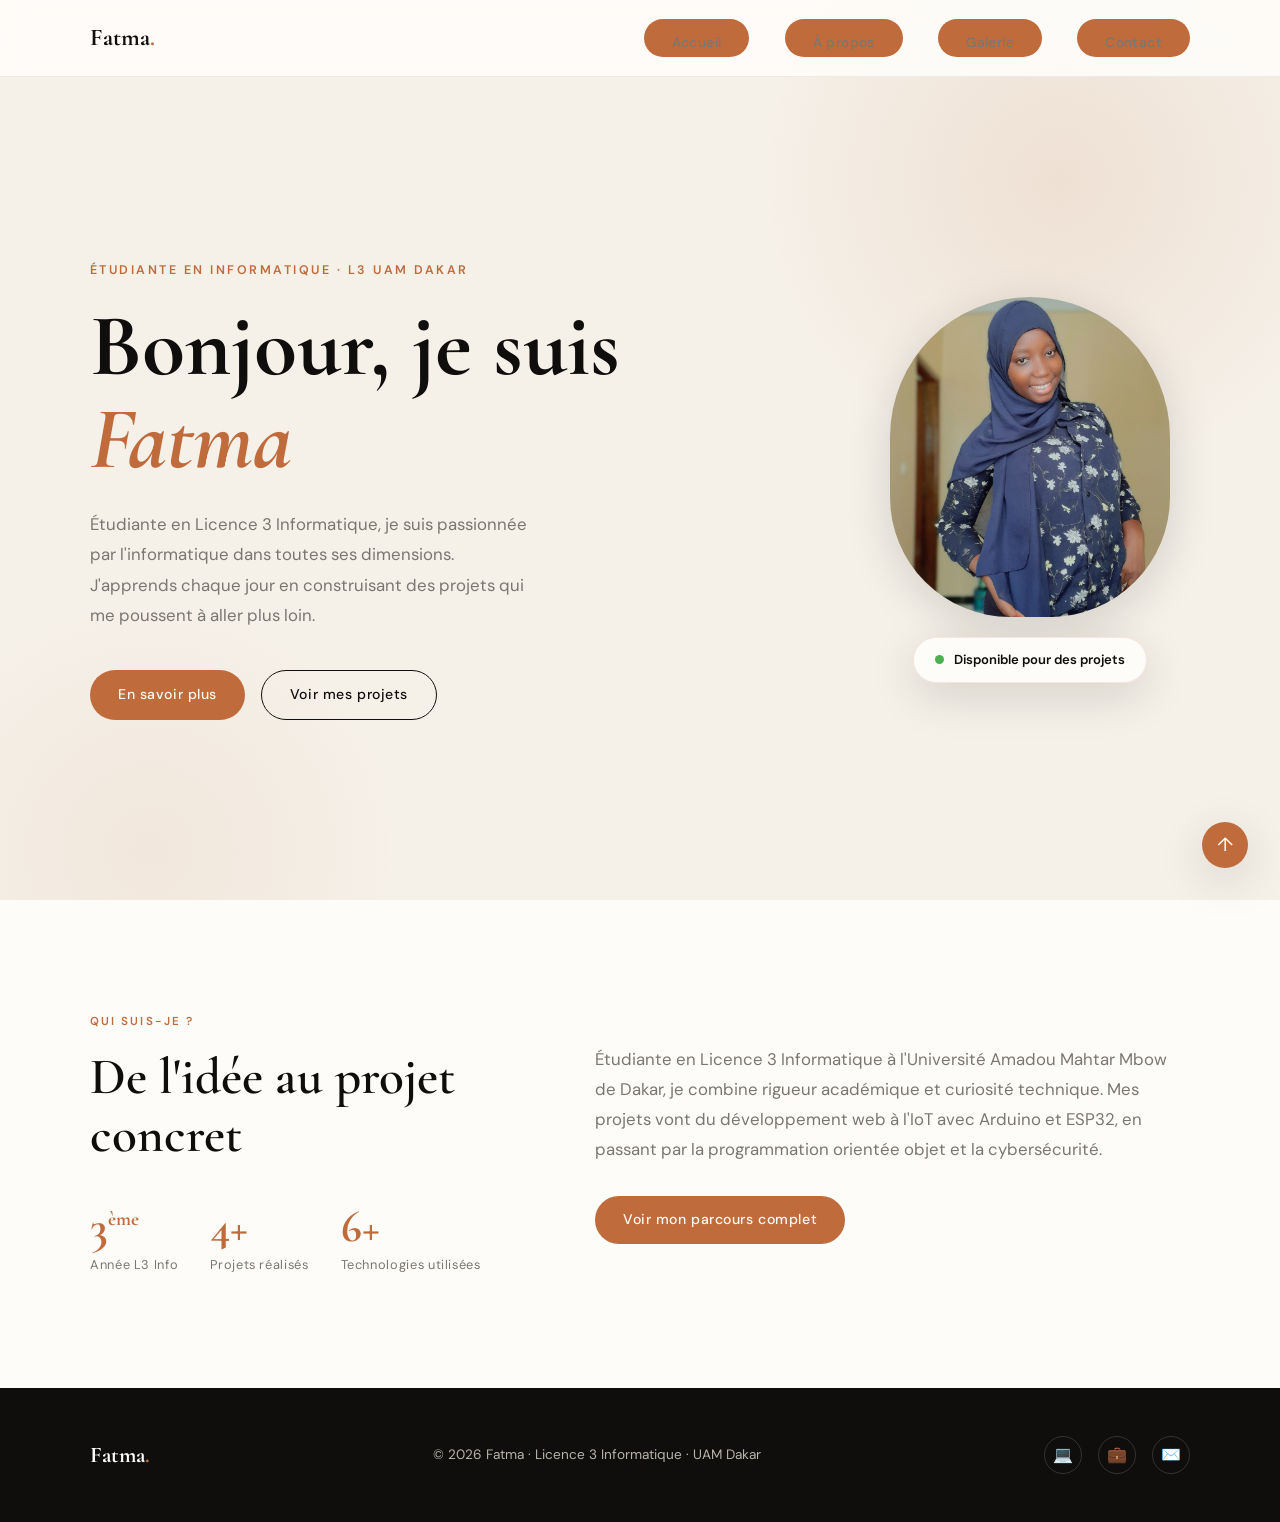
<file: index.html>
<!DOCTYPE html>
<html lang="fr">
<head>
  <meta charset="UTF-8" />
  <meta name="viewport" content="width=device-width, initial-scale=1.0" />
  <title>Fatma — Portfolio</title>
  <link rel="preconnect" href="https://fonts.googleapis.com" />
  <link rel="preconnect" href="https://fonts.gstatic.com" crossorigin />
  <link href="https://fonts.googleapis.com/css2?family=Cormorant+Garamond:ital,wght@0,400;0,600;0,700;1,400;1,600&family=DM+Sans:wght@400;500;600;700&display=swap" rel="stylesheet" />
  <link rel="stylesheet" href="css/style.css" />
</head>
<body>
  <a href="#" class="back-to-top" aria-label="Retour en haut">↑</a>

  <header class="site-header">
    <div class="container header-inner">
      <a href="index.html" class="logo">Fatma<span>.</span></a>
      <input type="checkbox" id="menu-toggle" />
      <label for="menu-toggle" class="nav-toggle" aria-label="Menu">
        <span></span><span></span><span></span>
      </label>
      <nav class="nav-links">
        <a href="#accueil" class="btn btn-primary">Accueil</a>
        <a href="pages/about.html" class="btn btn-primary">À propos</a>
        <a href="pages/gallery.html" class="btn btn-primary">Galerie</a>
        <a href="pages/contact.html" class="btn btn-primary">Contact</a>
      </nav>
    </div>
  </header>

  <main>

    <!-- HERO -->
    <section id="accueil" class="hero">
      <div class="container hero-inner">

        <div class="hero-content">
          <p class="hero-eyebrow">Étudiante en informatique · L3 UAM Dakar</p>
          <h1 class="hero-title">Bonjour, je suis<br/><em>Fatma</em></h1>
          <p class="hero-desc">
            Étudiante en Licence 3 Informatique, je suis passionnée par l'informatique dans
            toutes ses dimensions. J'apprends chaque jour en construisant des projets qui
            me poussent à aller plus loin.
          </p>
          <div class="hero-actions">
            <a href="pages/about.html" class="btn btn-primary">En savoir plus</a>
            <a href="pages/gallery.html" class="btn btn-outline">Voir mes projets</a>
          </div>
        </div>

        <div class="hero-visual">
          <div class="photo-frame">
           <img src="images/fatma.jpg" alt="Fatma" />
          </div>
          <div class="hero-badge">
            <span class="badge-dot"></span>
            <span class="badge-text">Disponible pour des projets</span>
          </div>
        </div>

      </div>
    </section>

    <!-- APERÇU À PROPOS -->
    <section class="about">
      <div class="container">
        <div class="about-grid">
          <div class="about-left">
            <p class="section-label">Qui suis-je ?</p>
            <h2 class="section-title">De l'idée au projet concret</h2>
            <div class="about-stats">
              <div class="stat-item">
                <div class="stat-number">3<sup style="font-size:1.2rem">ème</sup></div>
                <div class="stat-label">Année L3 Info</div>
              </div>
              <div class="stat-item">
                <div class="stat-number">4+</div>
                <div class="stat-label">Projets réalisés</div>
              </div>
              <div class="stat-item">
                <div class="stat-number">6+</div>
                <div class="stat-label">Technologies utilisées</div>
              </div>
            </div>
          </div>
          <div class="about-right">
            <p class="section-intro" style="max-width:100%;">
              Étudiante en Licence 3 Informatique à l'Université Amadou Mahtar Mbow de Dakar,
              je combine rigueur académique et curiosité technique. Mes projets vont du développement
              web à l'IoT avec Arduino et ESP32, en passant par la programmation orientée objet et la cybersécurité.
            </p>
            <div style="margin-top:2rem;">
              <a href="pages/about.html" class="btn btn-primary">Voir mon parcours complet</a>
            </div>
          </div>
        </div>
      </div>
    </section>

  </main>

  <footer class="site-footer">
    <div class="container footer-inner">
      <div class="footer-logo">Fatma<span>.</span></div>
      <p class="footer-copy">© 2026 Fatma · Licence 3 Informatique · UAM Dakar</p>
      <div class="footer-social">
        <a href="https://github.com/FatmaDieye" class="social-link" aria-label="GitHub" target="_blank" rel="noopener">💻</a>
        <a href="https://www.linkedin.com/in/fatma-dieye-26a353239" class="social-link" aria-label="LinkedIn" target="_blank" rel="noopener">💼</a>
        <a href="mailto:fatmadieye34@gmail.com" class="social-link" aria-label="Email">✉️</a>
      </div>
    </div>
  </footer>

</body>
</html>
</file>
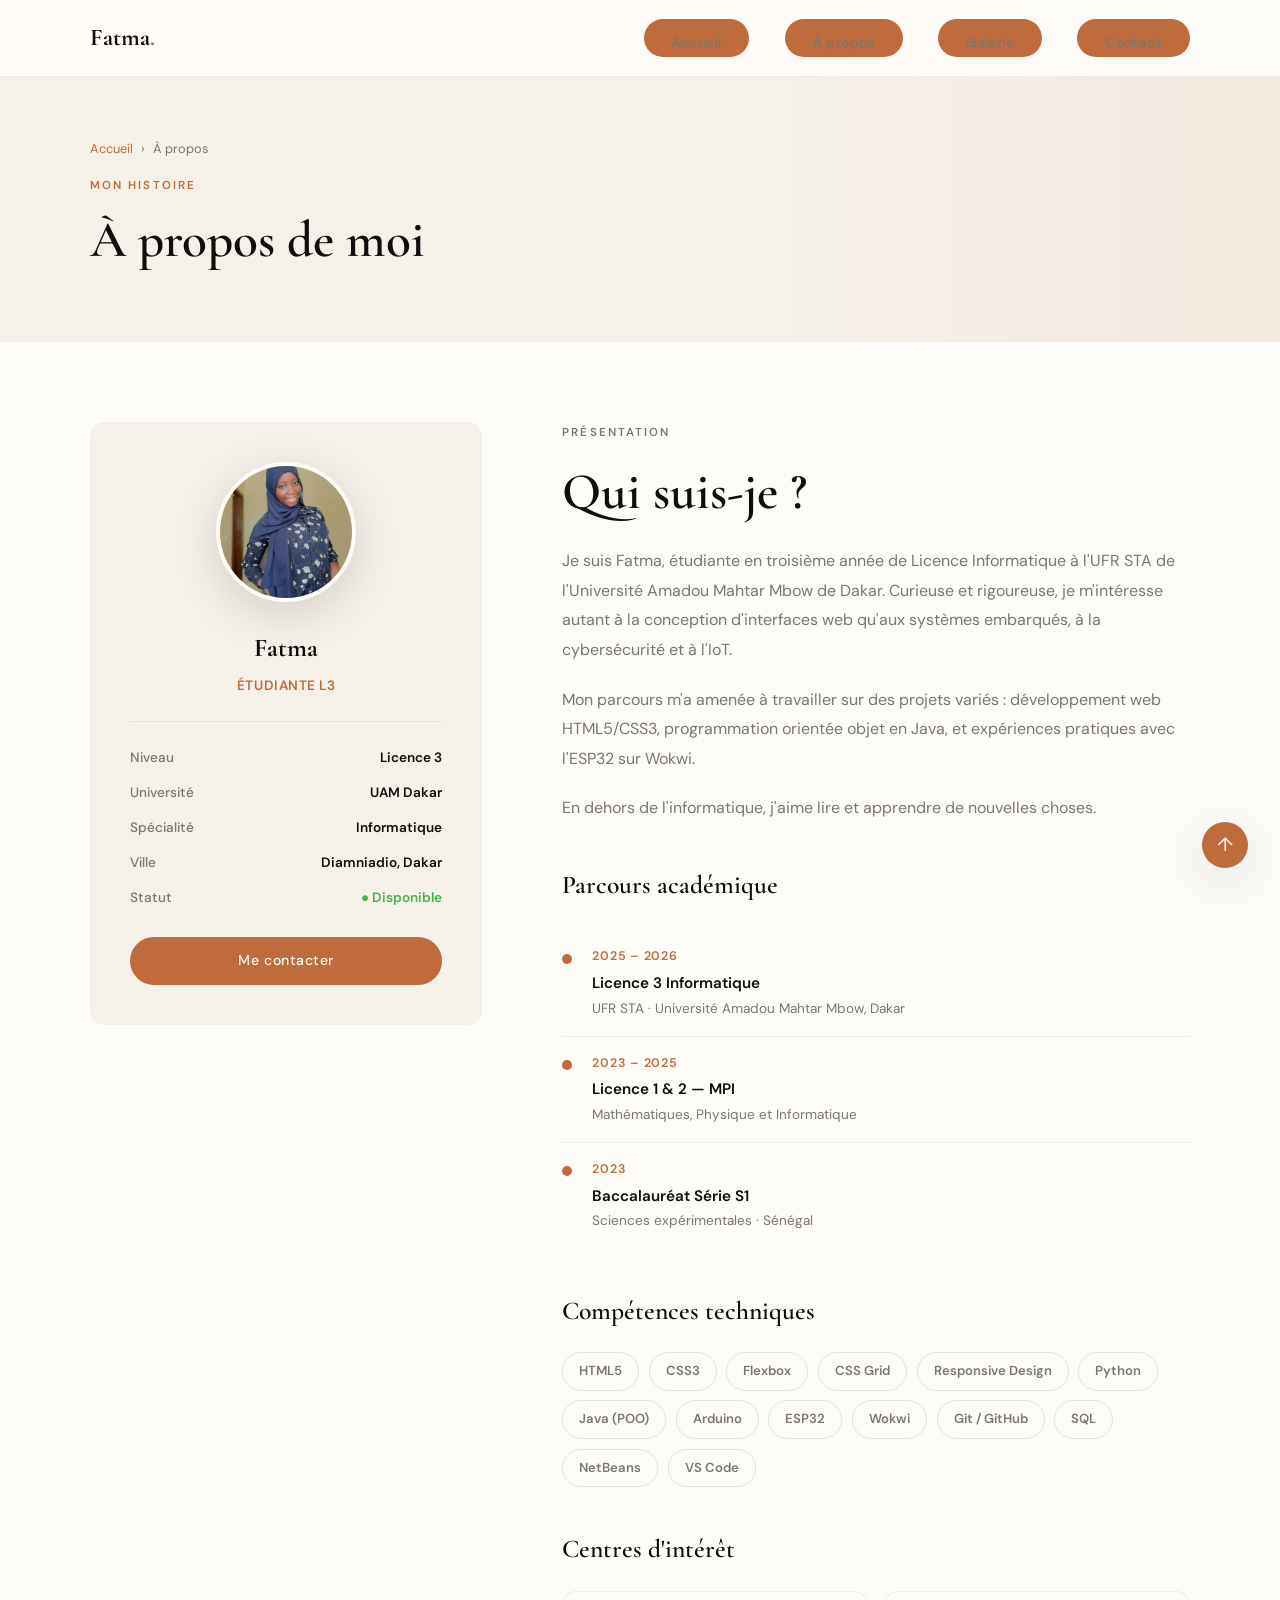
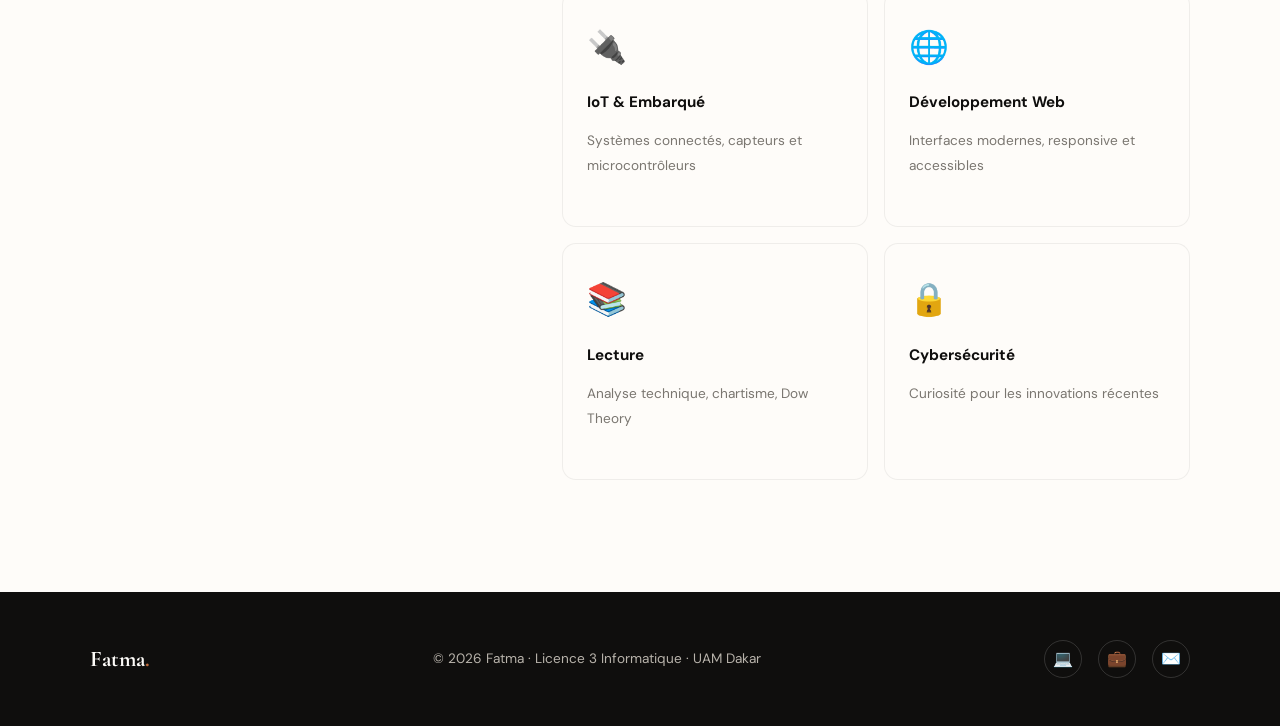
<file: pages/about.html>
<!DOCTYPE html>
<html lang="fr">
<head>
  <meta charset="UTF-8" />
  <meta name="viewport" content="width=device-width, initial-scale=1.0" />
  <title>À propos — Fatma</title>
  <link rel="preconnect" href="https://fonts.googleapis.com" />
  <link rel="preconnect" href="https://fonts.gstatic.com" crossorigin />
  <link href="https://fonts.googleapis.com/css2?family=Cormorant+Garamond:ital,wght@0,400;0,600;0,700;1,400;1,600&family=DM+Sans:wght@400;500;600;700&display=swap" rel="stylesheet" />
  <link rel="stylesheet" href="../css/style.css" />
</head>
<body>
  <a href="#" class="back-to-top" aria-label="Retour en haut">↑</a>

  <header class="site-header">
    <div class="container header-inner">
      <a href="../index.html" class="logo">Fatma<span>.</span></a>
      <input type="checkbox" id="menu-toggle" />
      <label for="menu-toggle" class="nav-toggle"><span></span><span></span><span></span></label>
      <nav class="nav-links">
        <a href="../index.html" class="btn btn-primary">Accueil</a>
        <a href="about.html" class="btn btn-primary">À propos</a>
        <a href="gallery.html" class="btn btn-primary">Galerie</a>
        <a href="contact.html" class="btn btn-primary">Contact</a>
      </nav>
    </div>
  </header>

  <main>
    <section class="page-hero">
      <div class="container page-hero-content">
        <div class="breadcrumb">
          <a href="../index.html">Accueil</a><span>›</span><span>À propos</span>
        </div>
        <p class="section-label">Mon histoire</p>
        <h1 class="section-title">À propos de moi</h1>
      </div>
    </section>

    <section class="about-page">
      <div class="container">
        <div class="about-page-grid">

          <aside>
            <div class="profile-card">
              <div class="profile-photo">
                <img src="../images/fatma.jpg" alt="Fatma" />
              </div>
              <h2 class="profile-name">Fatma</h2>
              <p class="profile-role">Étudiante L3</p>
              <div class="profile-meta">
                <div class="meta-row"><span class="meta-key">Niveau</span><span class="meta-val">Licence 3</span></div>
                <div class="meta-row"><span class="meta-key">Université</span><span class="meta-val">UAM Dakar</span></div>
                <div class="meta-row"><span class="meta-key">Spécialité</span><span class="meta-val">Informatique</span></div>
                <div class="meta-row"><span class="meta-key">Ville</span><span class="meta-val">Diamniadio, Dakar</span></div>
                <div class="meta-row"><span class="meta-key">Statut</span><span class="meta-val" style="color:#4caf50;">● Disponible</span></div>
              </div>
              <div style="margin-top:1.75rem;">
                <a href="contact.html" class="btn btn-primary" style="width:100%; justify-content:center;">Me contacter</a>
              </div>
            </div>
          </aside>

          <div class="about-content">
            <p class="section-label">Présentation</p>
            <h2 class="section-title">Qui suis-je ?</h2>
            <p>Je suis Fatma, étudiante en troisième année de Licence Informatique à l'UFR STA de l'Université Amadou Mahtar Mbow de Dakar. Curieuse et rigoureuse, je m'intéresse autant à la conception d'interfaces web qu'aux systèmes embarqués, à la cybersécurité et à l'IoT.</p>
            <p>Mon parcours m'a amenée à travailler sur des projets variés : développement web HTML5/CSS3, programmation orientée objet en Java, et expériences pratiques avec l'ESP32 sur Wokwi.</p>
            <p>En dehors de l'informatique, j'aime lire et apprendre de nouvelles choses.</p>

            <h3>Parcours académique</h3>
            <div class="about-timeline">
              <div class="timeline-item">
                <div class="timeline-dot"></div>
                <div>
                  <div class="timeline-year">2025 – 2026</div>
                  <div class="timeline-role">Licence 3 Informatique</div>
                  <div class="timeline-place">UFR STA · Université Amadou Mahtar Mbow, Dakar</div>
                </div>
              </div>
              <div class="timeline-item">
                <div class="timeline-dot"></div>
                <div>
                  <div class="timeline-year">2023 – 2025</div>
                  <div class="timeline-role">Licence 1 & 2 — MPI</div>
                  <div class="timeline-place">Mathématiques, Physique et Informatique</div>
                </div>
              </div>
              <div class="timeline-item">
                <div class="timeline-dot"></div>
                <div>
                  <div class="timeline-year">2023</div>
                  <div class="timeline-role">Baccalauréat Série S1</div>
                  <div class="timeline-place">Sciences expérimentales · Sénégal</div>
                </div>
              </div>
            </div>

            <h3>Compétences techniques</h3>
            <div class="skills-list-about">
              <span class="skill-pill">HTML5</span>
              <span class="skill-pill">CSS3</span>
              <span class="skill-pill">Flexbox</span>
              <span class="skill-pill">CSS Grid</span>
              <span class="skill-pill">Responsive Design</span>
              <span class="skill-pill">Python</span>
              <span class="skill-pill">Java (POO)</span>
              <span class="skill-pill">Arduino</span>
              <span class="skill-pill">ESP32</span>
              <span class="skill-pill">Wokwi</span>
              <span class="skill-pill">Git / GitHub</span>
              <span class="skill-pill">SQL</span>
              <span class="skill-pill">NetBeans</span>
              <span class="skill-pill">VS Code</span>
            </div>

            <h3>Centres d'intérêt</h3>
            <div class="projects-grid" style="grid-template-columns: repeat(auto-fill, minmax(200px,1fr)); gap:1rem;">
              <div class="skill-card"><div class="skill-icon">🔌</div><div class="skill-name">IoT & Embarqué</div><p class="project-desc" style="font-size:.85rem; margin-top:.4rem;">Systèmes connectés, capteurs et microcontrôleurs</p></div>
              <div class="skill-card"><div class="skill-icon">🌐</div><div class="skill-name">Développement Web</div><p class="project-desc" style="font-size:.85rem; margin-top:.4rem;">Interfaces modernes, responsive et accessibles</p></div>
              <div class="skill-card"><div class="skill-icon">📚</div><div class="skill-name">Lecture</div><p class="project-desc" style="font-size:.85rem; margin-top:.4rem;">Analyse technique, chartisme, Dow Theory</p></div>
              <div class="skill-card"><div class="skill-icon">🔒</div><div class="skill-name">Cybersécurité</div><p class="project-desc" style="font-size:.85rem; margin-top:.4rem;">Curiosité pour les innovations récentes</p></div>
            </div>
          </div>

        </div>
      </div>
    </section>
  </main>

  <footer class="site-footer">
    <div class="container footer-inner">
      <div class="footer-logo">Fatma<span>.</span></div>
      <p class="footer-copy">© 2026 Fatma · Licence 3 Informatique · UAM Dakar</p>
      <div class="footer-social">
        <a href="https://github.com/FatmaDieye" class="social-link" aria-label="GitHub" target="_blank" rel="noopener">💻</a>
        <a href="https://www.linkedin.com/in/fatma-dieye-26a353239" class="social-link" aria-label="LinkedIn" target="_blank" rel="noopener">💼</a>
        <a href="mailto:fatmadieye34@gmail.com" class="social-link" aria-label="Email">✉️</a>
      </div>
    </div>
  </footer>

</body>
</html>
</file>
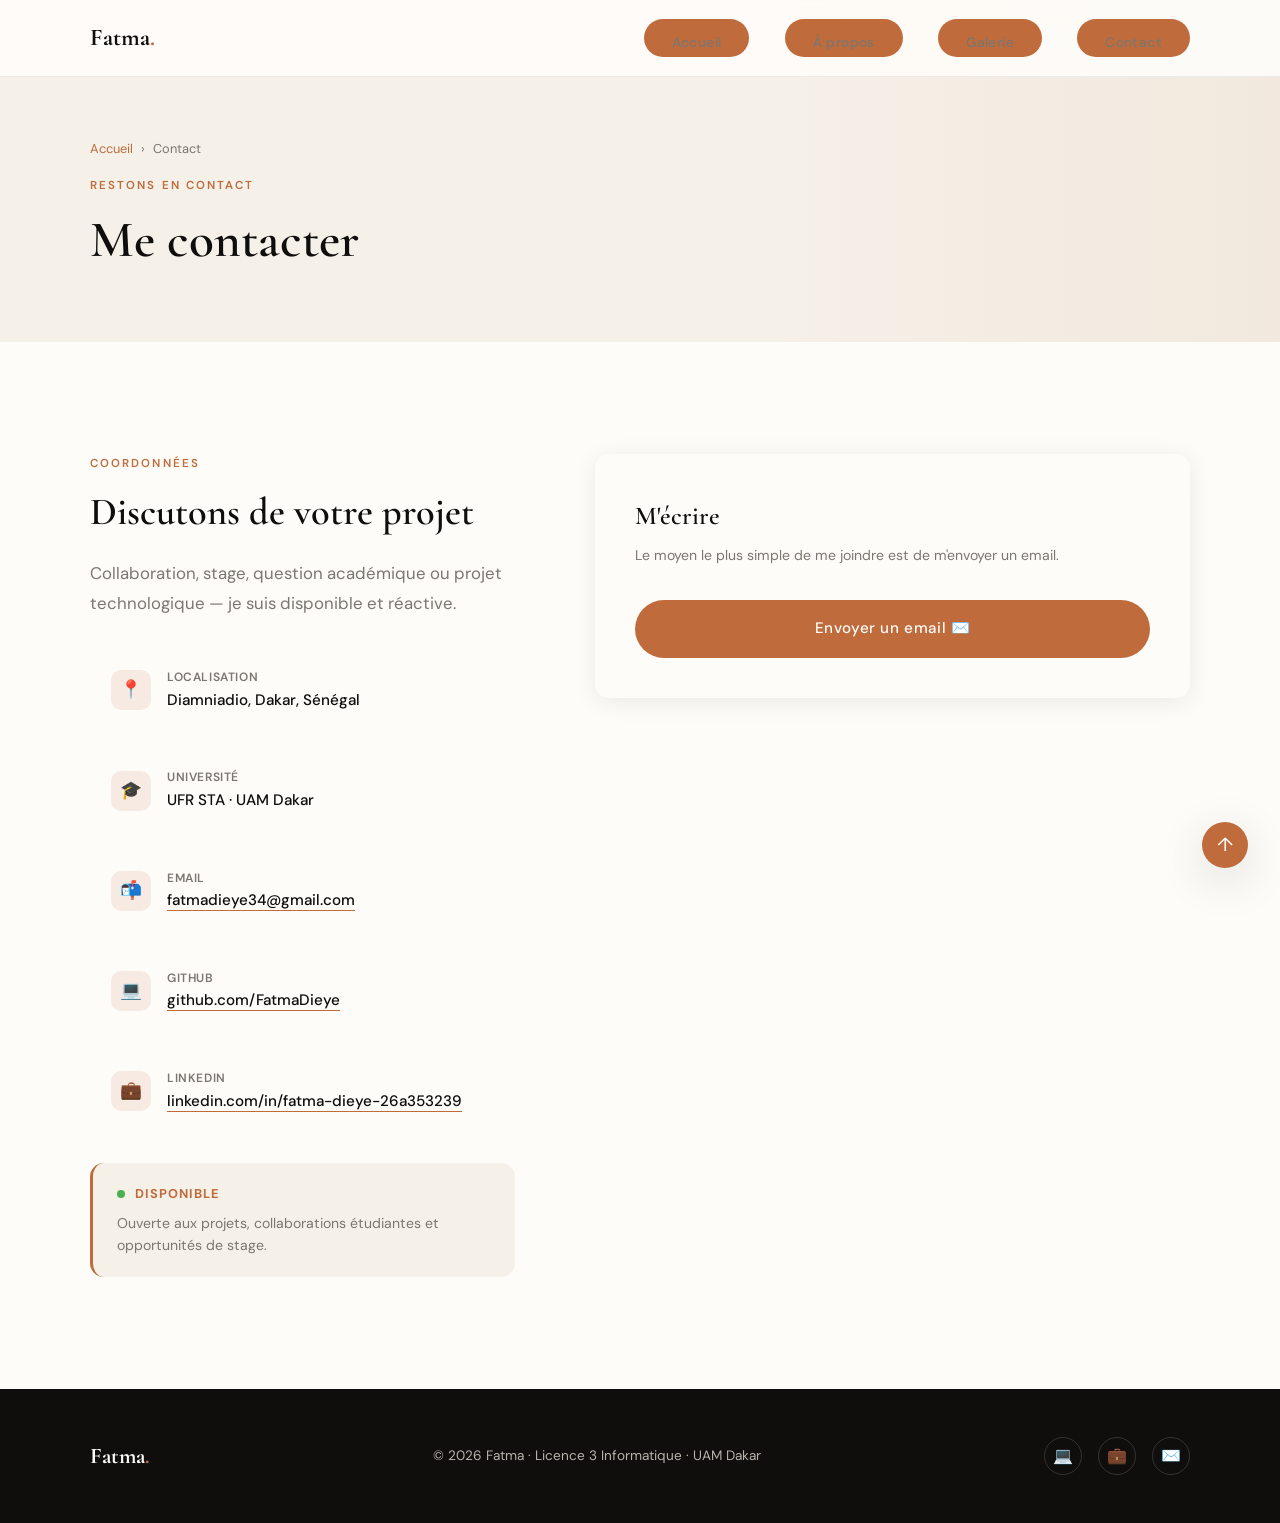
<file: pages/contact.html>
<!DOCTYPE html>
<html lang="fr">
<head>
  <meta charset="UTF-8" />
  <meta name="viewport" content="width=device-width, initial-scale=1.0" />
  <title>Contact — Fatma</title>
  <link rel="preconnect" href="https://fonts.googleapis.com" />
  <link rel="preconnect" href="https://fonts.gstatic.com" crossorigin />
  <link href="https://fonts.googleapis.com/css2?family=Cormorant+Garamond:ital,wght@0,400;0,600;0,700;1,400;1,600&family=DM+Sans:wght@400;500;600;700&display=swap" rel="stylesheet" />
  <link rel="stylesheet" href="../css/style.css" />
</head>
<body>
  <a href="#" class="back-to-top" aria-label="Retour en haut">↑</a>

  <header class="site-header">
    <div class="container header-inner">
      <a href="../index.html" class="logo">Fatma<span>.</span></a>
      <input type="checkbox" id="menu-toggle" />
      <label for="menu-toggle" class="nav-toggle"><span></span><span></span><span></span></label>
      <nav class="nav-links">
        <a href="../index.html" class="btn btn-primary">Accueil</a>
        <a href="about.html" class="btn btn-primary">À propos</a>
        <a href="gallery.html" class="btn btn-primary">Galerie</a>
        <a href="contact.html" class="btn btn-primary">Contact</a>
      </nav>
    </div>
  </header>

  <main>
    <section class="page-hero">
      <div class="container page-hero-content">
        <div class="breadcrumb">
          <a href="../index.html">Accueil</a><span>›</span><span>Contact</span>
        </div>
        <p class="section-label">Restons en contact</p>
        <h1 class="section-title">Me contacter</h1>
      </div>
    </section>

    <section class="contact" style="background: var(--blanc);">
      <div class="container">
        <div class="contact-layout">

          <div class="contact-info">
            <p class="section-label">Coordonnées</p>
            <h2 class="section-title" style="font-size: clamp(1.6rem,4vw,2.4rem);">Discutons de votre projet</h2>
            <p class="section-intro">Collaboration, stage, question académique ou projet technologique — je suis disponible et réactive.</p>
            <ul class="contact-list">
              <li class="contact-item"><span class="contact-icon">📍</span><div><div class="contact-label">Localisation</div><div class="contact-value">Diamniadio, Dakar, Sénégal</div></div></li>
              <li class="contact-item"><span class="contact-icon">🎓</span><div><div class="contact-label">Université</div><div class="contact-value">UFR STA · UAM Dakar</div></div></li>
              <li class="contact-item"><span class="contact-icon">📬</span><div><div class="contact-label">Email</div><div class="contact-value"><a href="mailto:fatmadieye34@gmail.com">fatmadieye34@gmail.com</a></div></div></li>
              <li class="contact-item"><span class="contact-icon">💻</span><div><div class="contact-label">GitHub</div><div class="contact-value"><a href="https://github.com/FatmaDieye" target="_blank" rel="noopener">github.com/FatmaDieye</a></div></div></li>
              <li class="contact-item"><span class="contact-icon">💼</span><div><div class="contact-label">LinkedIn</div><div class="contact-value"><a href="https://www.linkedin.com/in/fatma-dieye-26a353239" target="_blank" rel="noopener">linkedin.com/in/fatma-dieye-26a353239</a></div></div></li>
            </ul>
            <div style="margin-top:2rem; padding:1.25rem 1.5rem; background:var(--sable); border-radius:var(--radius-l); border-left: 3px solid var(--terra);">
              <div style="display:flex; align-items:center; gap:.6rem; margin-bottom:.4rem;">
                <span style="width:8px;height:8px;border-radius:50%;background:#4caf50;display:inline-block;"></span>
                <span style="font-size:.8rem; font-weight:700; text-transform:uppercase; letter-spacing:.08em; color:var(--terra);">Disponible</span>
              </div>
              <p style="font-size:.88rem; color:var(--gris); line-height:1.6;">Ouverte aux projets, collaborations étudiantes et opportunités de stage.</p>
            </div>
          </div>

          <div class="contact-form">
            <div style="margin-bottom:2rem;">
              <h3 style="font-family:var(--font-display); font-size:1.6rem; font-weight:600; color:var(--noir); margin-bottom:.4rem;">M'écrire</h3>
              <p style="font-size:.88rem; color:var(--gris);">Le moyen le plus simple de me joindre est de m'envoyer un email.</p>
            </div>
            <div class="form-submit">
              <a href="mailto:fatmadieye34@gmail.com?subject=Contact%20depuis%20votre%20portfolio" class="btn btn-primary" style="width:100%; justify-content:center;">Envoyer un email ✉️</a>
            </div>
          </div>

        </div>
      </div>
    </section>
  </main>

  <footer class="site-footer">
    <div class="container footer-inner">
      <div class="footer-logo">Fatma<span>.</span></div>
      <p class="footer-copy">© 2026 Fatma · Licence 3 Informatique · UAM Dakar</p>
      <div class="footer-social">
        <a href="https://github.com/FatmaDieye" class="social-link" aria-label="GitHub" target="_blank" rel="noopener">💻</a>
        <a href="https://www.linkedin.com/in/fatma-dieye-26a353239" class="social-link" aria-label="LinkedIn" target="_blank" rel="noopener">💼</a>
        <a href="mailto:fatmadieye34@gmail.com" class="social-link" aria-label="Email">✉️</a>
      </div>
    </div>
  </footer>

</body>
</html>
</file>
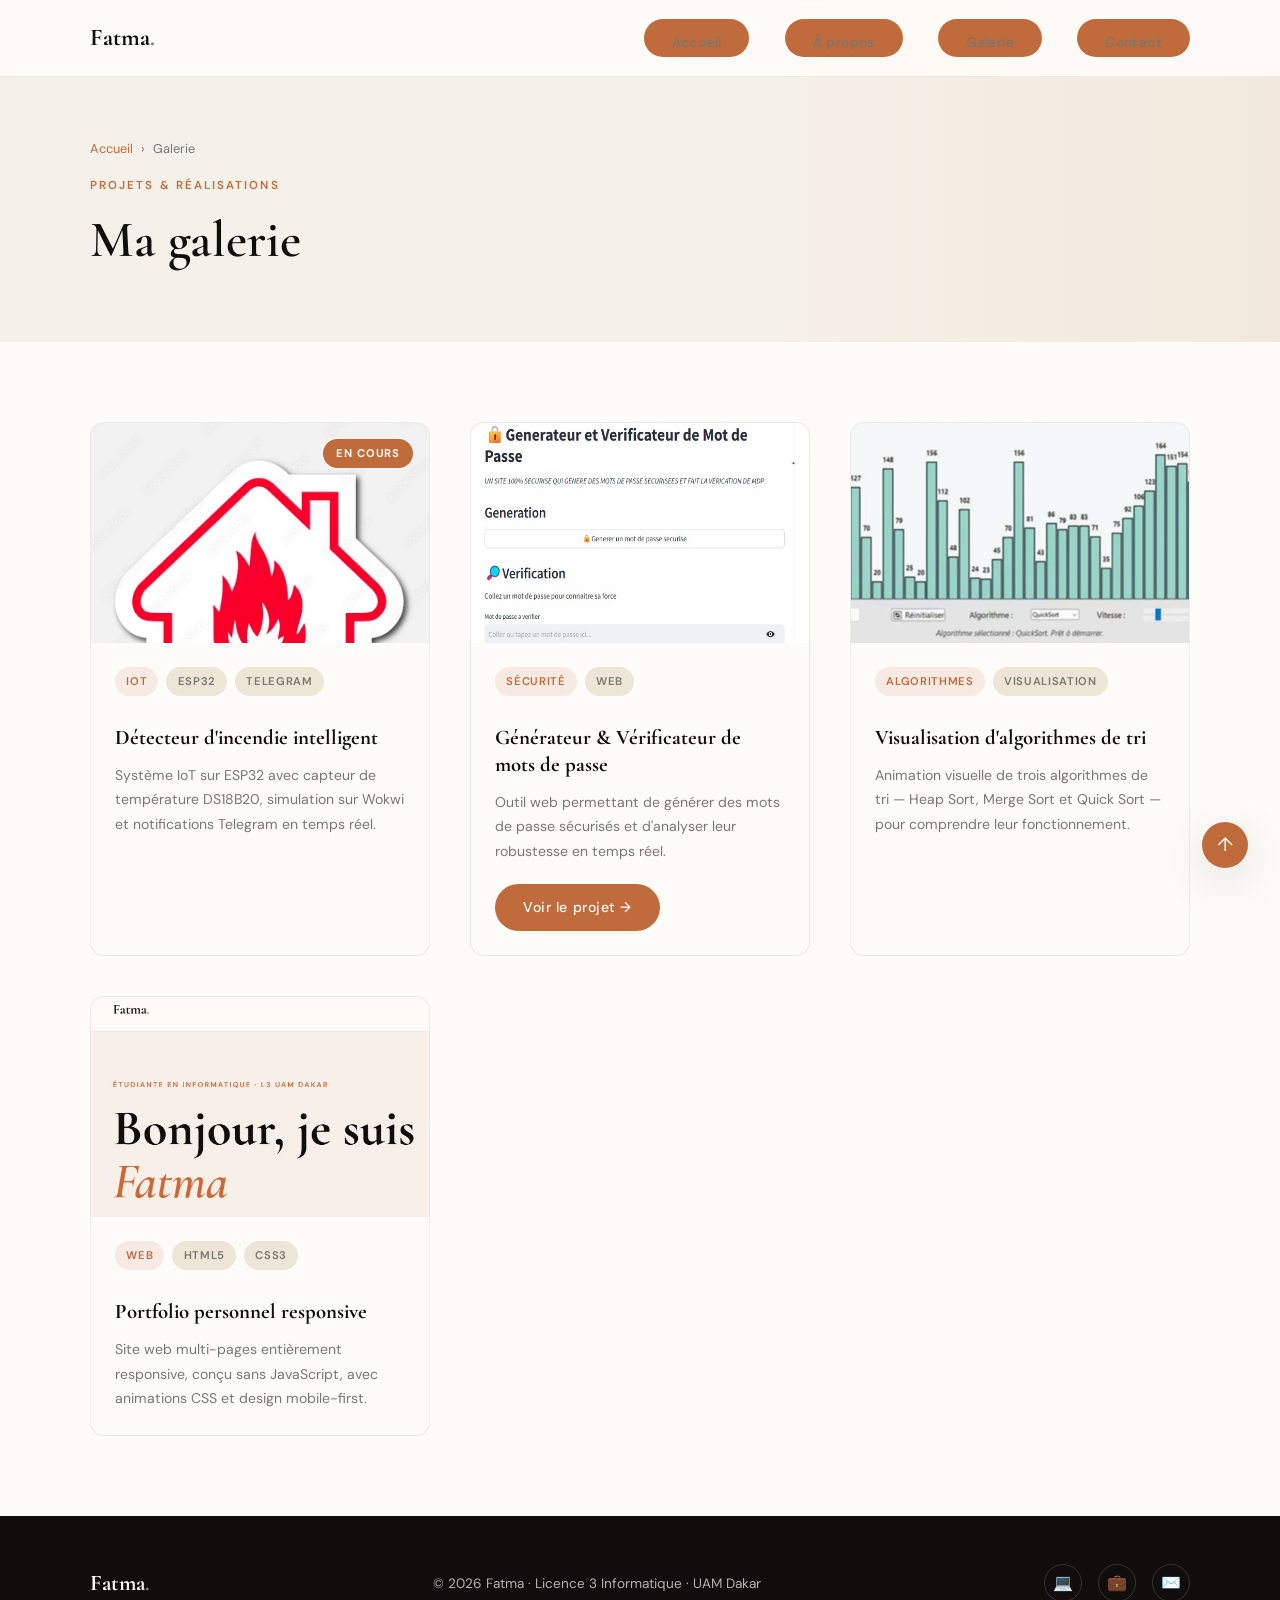
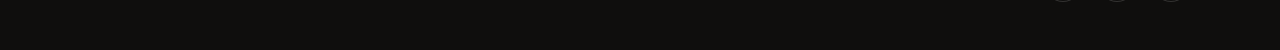
<file: pages/gallery.html>
<!DOCTYPE html>
<html lang="fr">
<head>
  <meta charset="UTF-8" />
  <meta name="viewport" content="width=device-width, initial-scale=1.0" />
  <title>Galerie — Fatma</title>
  <link rel="preconnect" href="https://fonts.googleapis.com" />
  <link rel="preconnect" href="https://fonts.gstatic.com" crossorigin />
  <link href="https://fonts.googleapis.com/css2?family=Cormorant+Garamond:ital,wght@0,400;0,600;0,700;1,400;1,600&family=DM+Sans:wght@400;500;600;700&display=swap" rel="stylesheet" />
  <link rel="stylesheet" href="../css/style.css" />
</head>
<body>

  <header class="site-header">
    <div class="container header-inner">
      <a href="../index.html" class="logo">Fatma<span>.</span></a>
      <input type="checkbox" id="menu-toggle" />
      <label for="menu-toggle" class="nav-toggle"><span></span><span></span><span></span></label>
      <nav class="nav-links">
        <a href="../index.html" class="btn btn-primary">Accueil</a>
        <a href="about.html" class="btn btn-primary">À propos</a>
        <a href="gallery.html" class="btn btn-primary">Galerie</a>
        <a href="contact.html" class="btn btn-primary">Contact</a>
      </nav>
    </div>
  </header>

  <main>
    <section class="page-hero">
      <div class="container page-hero-content">
        <div class="breadcrumb">
          <a href="../index.html">Accueil</a><span>›</span><span>Galerie</span>
        </div>
        <p class="section-label">Projets & réalisations</p>
        <h1 class="section-title">Ma galerie</h1>
      </div>
    </section>

    <section class="gallery-section">
      <div class="container">

        <div class="projects-new-grid">

          <!-- Carte 1 : Détecteur incendie -->
          <div class="project-new-card">
            <div class="project-new-img">
              <img src="../images/incendie.jpg" alt="Détecteur d'incendie IoT" />
              <span class="project-status">En cours</span>
            </div>
            <div class="project-new-body">
              <div class="project-tags">
                <span class="tag highlight">IoT</span>
                <span class="tag">ESP32</span>
                <span class="tag">Telegram</span>
              </div>
              <h3 class="project-new-title">Détecteur d'incendie intelligent</h3>
              <p class="project-new-desc">Système IoT sur ESP32 avec capteur de température DS18B20, simulation sur Wokwi et notifications Telegram en temps réel.</p>
            </div>
          </div>

          <!-- Carte 2 : Générateur mots de passe -->
          <div class="project-new-card">
            <div class="project-new-img">
              <img src="../images/gen.jpg" alt="Générateur de mots de passe" />
            </div>
            <div class="project-new-body">
              <div class="project-tags">
                <span class="tag highlight">Sécurité</span>
                <span class="tag">Web</span>
              </div>
              <h3 class="project-new-title">Générateur & Vérificateur de mots de passe</h3>
              <p class="project-new-desc">Outil web permettant de générer des mots de passe sécurisés et d'analyser leur robustesse en temps réel.</p>
              <a href="https://generateur-verificateur-mots-de-passe-m5hajbrdqoa8nvhahrkqnd.streamlit.app/" target="_blank" class="btn btn-primary" style="margin-top:.5rem; width:fit-content;">Voir le projet →</a>
            </div>
          </div>

          <!-- Carte 3 : Algorithmes de tri -->
          <div class="project-new-card">
            <div class="project-new-img">
              <img src="../images/vis.jpg" alt="Visualisation algorithmes de tri" />
            </div>
            <div class="project-new-body">
              <div class="project-tags">
                <span class="tag highlight">Algorithmes</span>
                <span class="tag">Visualisation</span>
              </div>
              <h3 class="project-new-title">Visualisation d'algorithmes de tri</h3>
              <p class="project-new-desc">Animation visuelle de trois algorithmes de tri — Heap Sort, Merge Sort et Quick Sort — pour comprendre leur fonctionnement.</p>
            </div>
          </div>

          <!-- Carte 4 : Portfolio -->
          <div class="project-new-card">
            <div class="project-new-img">
              <img src="../images/fatmad.jpg" alt="Portfolio" />
            </div>
            <div class="project-new-body">
              <div class="project-tags">
                <span class="tag highlight">Web</span>
                <span class="tag">HTML5</span>
                <span class="tag">CSS3</span>
              </div>
              <h3 class="project-new-title">Portfolio personnel responsive</h3>
              <p class="project-new-desc">Site web multi-pages entièrement responsive, conçu sans JavaScript, avec animations CSS et design mobile-first.</p>
            </div>
          </div>

        </div>
      </div>
    </section>
  </main>

  <footer class="site-footer">
    <div class="container footer-inner">
      <div class="footer-logo">Fatma<span>.</span></div>
      <p class="footer-copy">© 2026 Fatma · Licence 3 Informatique · UAM Dakar</p>
      <div class="footer-social">
        <a href="https://github.com/FatmaDieye" class="social-link" aria-label="GitHub" target="_blank" rel="noopener">💻</a>
        <a href="https://www.linkedin.com/in/fatma-dieye-26a353239" class="social-link" aria-label="LinkedIn" target="_blank" rel="noopener">💼</a>
        <a href="mailto:fatmadieye34@gmail.com" class="social-link" aria-label="Email">✉️</a>
      </div>
    </div>
  </footer>

  <a href="#" class="back-to-top" aria-label="Retour en haut">↑</a>

</body>
</html>
</file>
<file: css/style.css>
/* ============================================================
   PORTFOLIO - FATMA
   ============================================================ */

:root {
  --noir:       #0f0e0d;
  --sable:      #f5f0e8;
  --creme:      #ede6d6;
  --terra:      #c06b3c;
  --terra-dark: #9a4f28;
  --gris:       #7a7670;
  --gris-light: #b8b3ab;
  --blanc:      #fefcf9;
  --font-display: 'Cormorant Garamond', Georgia, serif;
  --font-body:    'DM Sans', 'Helvetica Neue', sans-serif;
  --radius:   6px;
  --radius-l: 14px;
  --shadow:   0 4px 24px rgba(15,14,13,.08);
  --shadow-l: 0 12px 48px rgba(15,14,13,.14);
  --transition: .3s cubic-bezier(.4,0,.2,1);
  --max-w: 1100px;
}

*, *::before, *::after { box-sizing: border-box; margin: 0; padding: 0; }
html { scroll-behavior: smooth; }
body { font-family: var(--font-body); background: var(--blanc); color: var(--noir); line-height: 1.7; -webkit-font-smoothing: antialiased; }
img { max-width: 100%; display: block; }
a { text-decoration: none; color: inherit; }
ul { list-style: none; }
#menu-toggle { display: none; }
.container { width: 90%; max-width: var(--max-w); margin-inline: auto; }

.section-label { font-size: .72rem; font-weight: 600; letter-spacing: .18em; text-transform: uppercase; color: var(--terra); margin-bottom: 1rem; display: block; }
.section-title { font-family: var(--font-display); font-size: clamp(2rem, 5vw, 3.2rem); font-weight: 600; line-height: 1.15; color: var(--noir); margin-bottom: 1.5rem; }
.section-intro { font-size: 1.05rem; color: var(--gris); max-width: 520px; line-height: 1.8; }

.btn { display: inline-flex; align-items: center; gap: .5rem; padding: .75rem 1.75rem; border-radius: 100px; font-family: var(--font-body); font-size: .88rem; font-weight: 500; letter-spacing: .04em; cursor: pointer; transition: var(--transition); border: none; }
.btn-primary { background: var(--terra); color: var(--blanc); }
.btn-primary:hover { background: var(--terra-dark); transform: translateY(-2px); box-shadow: 0 8px 24px rgba(192,107,60,.35); }
.btn-outline { background: transparent; color: var(--noir); border: 1.5px solid var(--noir); }
.btn-outline:hover { background: var(--noir); color: var(--blanc); transform: translateY(-2px); }

/* ── HEADER ── */
.site-header { position: fixed; top: 0; left: 0; right: 0; z-index: 100; padding: 1.1rem 0; background: rgba(254,252,249,.92); backdrop-filter: blur(12px); border-bottom: 1px solid rgba(15,14,13,.07); }
.header-inner { display: flex; align-items: center; justify-content: space-between; }
.logo { font-family: var(--font-display); font-size: 1.5rem; font-weight: 700; color: var(--noir); }
.logo span { color: var(--terra); }
.nav-links { display: flex; align-items: center; gap: 2.2rem; }
.nav-links a { font-size: .85rem; font-weight: 500; color: var(--gris); letter-spacing: .03em; position: relative; padding-bottom: 2px; transition: color var(--transition); }
.nav-links a::after { content: ''; position: absolute; bottom: -2px; left: 0; width: 0; height: 1.5px; background: var(--terra); transition: width var(--transition); }
.nav-links a:hover, .nav-links a.active { color: var(--noir); }
.nav-links a:hover::after, .nav-links a.active::after { width: 100%; }
.nav-toggle { display: none; }

/* ── HERO ── */
.hero { min-height: 100vh; display: flex; align-items: center; padding-top: 5rem; background: var(--sable); position: relative; overflow: hidden; }
.hero::before { content: ''; position: absolute; top: -120px; right: -80px; width: 600px; height: 600px; border-radius: 50%; background: radial-gradient(circle, rgba(192,107,60,.12) 0%, transparent 70%); pointer-events: none; }
.hero::after { content: ''; position: absolute; bottom: -200px; left: -100px; width: 500px; height: 500px; border-radius: 50%; background: radial-gradient(circle, rgba(192,107,60,.07) 0%, transparent 70%); pointer-events: none; }

.hero-inner { display: flex; align-items: center; gap: 4rem; padding: 5rem 0; position: relative; z-index: 1; width: 100%; }
.hero-content { flex: 1; }
.hero-eyebrow { font-size: .78rem; font-weight: 600; letter-spacing: .2em; text-transform: uppercase; color: var(--terra); margin-bottom: 1.2rem; animation: fadeUp .6s ease both; display: block; }
.hero-title { font-family: var(--font-display); font-size: clamp(3rem, 7vw, 5.5rem); font-weight: 700; line-height: 1.05; color: var(--noir); margin-bottom: 1.5rem; animation: fadeUp .7s .1s ease both; }
.hero-title em { font-style: italic; color: var(--terra); }
.hero-desc { font-size: 1.05rem; color: var(--gris); max-width: 440px; line-height: 1.8; margin-bottom: 2.5rem; animation: fadeUp .7s .2s ease both; }
.hero-actions { display: flex; gap: 1rem; flex-wrap: wrap; animation: fadeUp .7s .3s ease both; }

/* Photo  */
.hero-visual { flex: 0 0 320px; display: flex; flex-direction: column; align-items: center; gap: 1.25rem; animation: fadeIn .9s .2s ease both; }

.photo-frame { width: 280px; height: 320px; border-radius: 140px 140px 120px 120px; overflow: hidden; background: var(--creme); box-shadow: var(--shadow-l); }
.photo-placeholder { width: 100%; height: 100%; display: flex; align-items: center; justify-content: center; }
.photo-placeholder .initials { font-family: var(--font-display); font-size: 5rem; font-weight: 700; color: var(--terra); opacity: .35; line-height: 1; }
.photo-frame img { width: 100%; height: 100%; object-fit: cover; }

/* Badge SOUS la photo */
.hero-badge { display: flex; align-items: center; gap: .65rem; background: var(--blanc); border-radius: 100px; padding: .7rem 1.3rem; box-shadow: var(--shadow-l); border: 1px solid rgba(192,107,60,.15); animation: floatBadge 3s ease-in-out infinite; }
.badge-dot { width: 9px; height: 9px; border-radius: 50%; background: #4caf50; flex-shrink: 0; animation: pulse 2s infinite; }
.badge-text { font-size: .82rem; font-weight: 600; color: var(--noir); white-space: nowrap; }

/* ── À PROPOS (aperçu accueil) ── */
.about { padding: 7rem 0; background: var(--blanc); }
.about-grid { display: grid; grid-template-columns: 1fr 1.4fr; gap: 5rem; align-items: center; }
.about-stats { display: flex; gap: 2rem; margin-top: 2.5rem; flex-wrap: wrap; }
.stat-number { font-family: var(--font-display); font-size: 2.8rem; font-weight: 700; color: var(--terra); line-height: 1; }
.stat-label { font-size: .8rem; color: var(--gris); letter-spacing: .05em; margin-top: .25rem; }

/* Timeline */
.about-timeline { margin-top: 1.5rem; }
.timeline-item { display: flex; gap: 1.25rem; padding: 1rem 0; border-bottom: 1px solid rgba(15,14,13,.06); transition: var(--transition); }
.timeline-item:last-child { border-bottom: none; }
.timeline-item:hover { padding-left: .5rem; }
.timeline-dot { width: 10px; height: 10px; border-radius: 50%; background: var(--terra); flex-shrink: 0; margin-top: .45rem; }
.timeline-year { font-size: .78rem; font-weight: 600; color: var(--terra); letter-spacing: .06em; margin-bottom: .2rem; }
.timeline-role { font-weight: 600; font-size: .95rem; color: var(--noir); }
.timeline-place { font-size: .85rem; color: var(--gris); }

/* ── COMPÉTENCES ── */
.skills { padding: 7rem 0; background: var(--sable); }
.skills-header { margin-bottom: 4rem; }
.skills-grid { display: grid; grid-template-columns: repeat(auto-fill, minmax(200px, 1fr)); gap: 1.5rem; }
.skill-card { background: var(--blanc); border-radius: var(--radius-l); padding: 1.75rem 1.5rem; border: 1px solid rgba(15,14,13,.06); transition: var(--transition); position: relative; overflow: hidden; }
.skill-card::before { content: ''; position: absolute; bottom: 0; left: 0; right: 0; height: 3px; background: var(--terra); transform: scaleX(0); transform-origin: left; transition: transform var(--transition); }
.skill-card:hover { transform: translateY(-6px); box-shadow: var(--shadow-l); border-color: transparent; }
.skill-card:hover::before { transform: scaleX(1); }
.skill-icon { font-size: 2rem; margin-bottom: 1rem; }
.skill-name { font-weight: 700; font-size: .95rem; color: var(--noir); margin-bottom: .75rem; }
.skill-bar { height: 4px; background: var(--creme); border-radius: 100px; overflow: hidden; margin-bottom: .5rem; }
.skill-fill { height: 100%; background: linear-gradient(90deg, var(--terra-dark), var(--terra)); border-radius: 100px; }
.skill-percent { font-size: .75rem; color: var(--gris); font-weight: 500; }

/* ── PROJETS ( galerie) ── */
.projects-grid { display: grid; grid-template-columns: repeat(auto-fill, minmax(280px, 1fr)); gap: 2rem; }
.project-card { background: var(--blanc); border-radius: var(--radius-l); overflow: hidden; border: 1px solid rgba(15,14,13,.07); transition: var(--transition); display: flex; flex-direction: column; }
.project-card:hover { transform: translateY(-8px); box-shadow: var(--shadow-l); border-color: transparent; }
.project-thumb { height: 200px; display: flex; align-items: center; justify-content: center; font-size: 3.5rem; position: relative; overflow: hidden; }
.project-thumb-fire  { background: linear-gradient(135deg, #1a1a2e, #16213e); }
.project-thumb-web   { background: linear-gradient(135deg, #0f3460, #533483); }
.project-thumb-java  { background: linear-gradient(135deg, #2d4739, #1a2e24); }
.project-thumb-trade { background: linear-gradient(135deg, #3d2b1f, #5c3d28); }
.overlay { position: absolute; inset: 0; background: rgba(192,107,60,0); transition: var(--transition); }
.project-card:hover .overlay { background: rgba(192,107,60,.15); }
.project-body { padding: 1.5rem; flex: 1; display: flex; flex-direction: column; }
.project-tags { display: flex; gap: .5rem; flex-wrap: wrap; margin-bottom: 1rem; }
.tag { font-size: .7rem; font-weight: 600; letter-spacing: .06em; text-transform: uppercase; padding: .3rem .7rem; border-radius: 100px; background: var(--creme); color: var(--gris); }
.tag.highlight { background: rgba(192,107,60,.12); color: var(--terra); }
.project-title { font-family: var(--font-display); font-size: 1.35rem; font-weight: 700; color: var(--noir); margin-bottom: .6rem; line-height: 1.3; }
.project-desc { font-size: .9rem; color: var(--gris); line-height: 1.7; flex: 1; }

/* ── CONTACT ── */
.contact { padding: 7rem 0; background: var(--sable); }
.contact-layout { display: grid; grid-template-columns: 1fr 1.4fr; gap: 5rem; align-items: start; }
.contact-list { margin-top: 2rem; display: flex; flex-direction: column; gap: 1.25rem; }
.contact-item { display: flex; align-items: center; gap: 1rem; padding: 1rem 1.25rem; background: var(--blanc); border-radius: var(--radius-l); transition: var(--transition); border: 1px solid transparent; }
.contact-item:hover { border-color: rgba(192,107,60,.2); transform: translateX(4px); }
.contact-icon { width: 40px; height: 40px; border-radius: 10px; background: rgba(192,107,60,.12); display: flex; align-items: center; justify-content: center; font-size: 1.1rem; flex-shrink: 0; }
.contact-label { font-size: .75rem; color: var(--gris); letter-spacing: .05em; text-transform: uppercase; font-weight: 600; }
.contact-value { font-size: .95rem; font-weight: 500; color: var(--noir); }
.contact-form { background: var(--blanc); border-radius: var(--radius-l); padding: 2.5rem; box-shadow: var(--shadow); }
.form-group { margin-bottom: 1.5rem; }
.form-group label { display: block; font-size: .8rem; font-weight: 600; color: var(--noir); letter-spacing: .06em; text-transform: uppercase; margin-bottom: .5rem; }
.form-group input, .form-group textarea { width: 100%; padding: .9rem 1.1rem; border: 1.5px solid rgba(15,14,13,.1); border-radius: var(--radius); font-family: var(--font-body); font-size: .95rem; color: var(--noir); background: var(--blanc); transition: var(--transition); outline: none; resize: vertical; }
.form-group input:focus, .form-group textarea:focus { border-color: var(--terra); box-shadow: 0 0 0 3px rgba(192,107,60,.12); }
.form-group input::placeholder, .form-group textarea::placeholder { color: var(--gris-light); }
.form-group textarea { min-height: 130px; }
.form-submit .btn { width: 100%; justify-content: center; padding: 1rem; font-size: .95rem; }

/* ── FOOTER ── */
.site-footer { background: var(--noir); color: var(--gris-light); padding: 3rem 0; }
.footer-inner { display: flex; justify-content: space-between; align-items: center; flex-wrap: wrap; gap: 1.5rem; }
.footer-logo { font-family: var(--font-display); font-size: 1.4rem; font-weight: 700; color: var(--blanc); }
.footer-logo span { color: var(--terra); }
.footer-copy { font-size: .85rem; }
.footer-social { display: flex; gap: 1rem; }
.social-link { width: 38px; height: 38px; border-radius: 50%; border: 1px solid rgba(255,255,255,.15); display: flex; align-items: center; justify-content: center; font-size: 1rem; color: var(--gris-light); transition: var(--transition); }
.social-link:hover { background: var(--terra); border-color: var(--terra); color: var(--blanc); transform: translateY(-3px); }

/* ── PAGE HERO (pages intérieures) ── */
.page-hero { min-height: 38vh; display: flex; align-items: flex-end; padding: 6rem 0 3rem; background: var(--sable); position: relative; }
.page-hero::after { content: ''; position: absolute; top: 0; right: 0; bottom: 0; width: 40%; background: linear-gradient(90deg, transparent, rgba(192,107,60,.06)); pointer-events: none; }
.page-hero-content { position: relative; z-index: 1; }
.breadcrumb { display: flex; align-items: center; gap: .5rem; font-size: .8rem; color: var(--gris); margin-bottom: 1rem; }
.breadcrumb a { color: var(--terra); }
.breadcrumb a:hover { text-decoration: underline; }

/* ── GALERIE ── */
.gallery-section { padding: 5rem 0; }
.gallery-filters { display: flex; gap: .75rem; flex-wrap: wrap; margin-bottom: 3rem; }
.filter-btn { padding: .5rem 1.25rem; border-radius: 100px; font-size: .8rem; font-weight: 600; letter-spacing: .04em; border: 1.5px solid rgba(15,14,13,.1); color: var(--gris); background: transparent; cursor: pointer; transition: var(--transition); }
.filter-btn:hover, .filter-btn.active { background: var(--terra); border-color: var(--terra); color: var(--blanc); }
/* ── GALERIE NOUVELLE VERSION ── */
.projects-new-grid {
  display: grid;
  grid-template-columns: repeat(auto-fill, minmax(300px, 1fr));
  gap: 2.5rem;
}

.project-new-card {
  background: var(--blanc);
  border-radius: var(--radius-l);
  overflow: hidden;
  border: 1px solid rgba(15,14,13,.07);
  transition: var(--transition);
  display: flex;
  flex-direction: column;
}

.project-new-card:hover {
  transform: translateY(-8px);
  box-shadow: var(--shadow-l);
  border-color: transparent;
}

.project-new-img {
  width: 100%;
  height: 220px;
  overflow: hidden;
  position: relative;
  background: var(--creme);
}

.project-new-img img {
  width: 100%;
  height: 100%;
  object-fit: cover;
  object-position: top;
  display: block;
  transition: transform .5s ease;
}

.project-new-card:hover .project-new-img img {
  transform: scale(1.05);
}

.project-status {
  position: absolute;
  top: 1rem;
  right: 1rem;
  background: var(--terra);
  color: var(--blanc);
  font-size: .7rem;
  font-weight: 700;
  letter-spacing: .08em;
  text-transform: uppercase;
  padding: .3rem .8rem;
  border-radius: 100px;
}

.project-new-body {
  padding: 1.5rem;
  display: flex;
  flex-direction: column;
  gap: .75rem;
  flex: 1;
}

.project-new-title {
  font-family: var(--font-display);
  font-size: 1.3rem;
  font-weight: 700;
  color: var(--noir);
  line-height: 1.3;
}

.project-new-desc {
  font-size: .88rem;
  color: var(--gris);
  line-height: 1.75;
}

@media (max-width: 600px) {
  .projects-new-grid { grid-template-columns: 1fr; }
}

/* ── ABOUT PAGE ── */
.about-page { padding: 5rem 0 7rem; }
.about-page-grid { display: grid; grid-template-columns: 1fr 1.6fr; gap: 5rem; align-items: start; }
.profile-card { position: sticky; top: 100px; background: var(--sable); border-radius: var(--radius-l); padding: 2.5rem; text-align: center; }
.profile-photo { width: 140px; height: 140px; border-radius: 50%; background: var(--creme); margin: 0 auto 1.5rem; overflow: hidden; border: 4px solid var(--blanc); box-shadow: var(--shadow-l); display: flex; align-items: center; justify-content: center; }
.profile-photo .initials { font-family: var(--font-display); font-size: 3rem; font-weight: 700; color: var(--terra); opacity: .5; }
.profile-name { font-family: var(--font-display); font-size: 1.6rem; font-weight: 700; color: var(--noir); margin-bottom: .25rem; }
.profile-role { font-size: .85rem; color: var(--terra); font-weight: 600; letter-spacing: .04em; text-transform: uppercase; margin-bottom: 1.5rem; }
.profile-meta { display: flex; flex-direction: column; gap: .75rem; text-align: left; border-top: 1px solid rgba(15,14,13,.08); padding-top: 1.5rem; }
.meta-row { display: flex; justify-content: space-between; font-size: .85rem; }
.meta-key { color: var(--gris); font-weight: 500; }
.meta-val { font-weight: 600; color: var(--noir); }
.about-content p { color: var(--gris); line-height: 1.85; margin-bottom: 1.25rem; }
.about-content h3 { font-family: var(--font-display); font-size: 1.6rem; font-weight: 600; color: var(--noir); margin: 2.5rem 0 1.25rem; }
.skills-list-about { display: flex; flex-wrap: wrap; gap: .6rem; margin-bottom: 2rem; }
.skill-pill { padding: .45rem 1rem; border-radius: 100px; font-size: .82rem; font-weight: 600; border: 1.5px solid rgba(15,14,13,.1); color: var(--gris); transition: var(--transition); }
.skill-pill:hover { border-color: var(--terra); color: var(--terra); background: rgba(192,107,60,.06); }

/* ── ANIMATIONS ── */
@keyframes fadeUp { from { opacity: 0; transform: translateY(24px); } to { opacity: 1; transform: translateY(0); } }
@keyframes fadeIn { from { opacity: 0; } to { opacity: 1; } }
@keyframes floatBadge { 0%, 100% { transform: translateY(0); } 50% { transform: translateY(-6px); } }
@keyframes pulse { 0%, 100% { box-shadow: 0 0 0 0 rgba(76,175,80,.4); } 50% { box-shadow: 0 0 0 6px rgba(76,175,80,0); } }

/* ── RESPONSIVE ── */
@media (max-width: 900px) {
  .hero-inner { flex-direction: column-reverse; text-align: center; gap: 2.5rem; padding: 3rem 0 4rem; }
  .hero-desc { margin-inline: auto; }
  .hero-actions { justify-content: center; }
  .hero-visual { flex: none; }
  .photo-frame { width: 220px; height: 260px; }
  .about-grid, .contact-layout, .about-page-grid { grid-template-columns: 1fr; gap: 3rem; }
  .profile-card { position: static; }
  .about-stats { justify-content: center; }
}

@media (max-width: 600px) {
  .nav-links { display: none; }
  .nav-toggle { display: block; width: 28px; cursor: pointer; padding: 4px; }
  .nav-toggle span { display: block; height: 2px; background: var(--noir); margin: 5px 0; border-radius: 2px; }
  
  #menu-toggle:checked ~ .nav-links { display: flex; flex-direction: column; position: fixed; top: 62px; left: 0; right: 0; background: var(--blanc); padding: 1.5rem 5%; border-top: 1px solid rgba(15,14,13,.08); box-shadow: 0 10px 30px rgba(15,14,13,.1); gap: 1.25rem; z-index: 99; }
  .skills-grid { grid-template-columns: repeat(2, 1fr); }
  .projects-grid { grid-template-columns: 1fr; }
  .gallery-item { flex: 1 1 100% !important; }
  .footer-inner { flex-direction: column; text-align: center; }
  .contact-form { padding: 1.5rem; }
  .photo-frame { width: 180px; height: 210px; }
}

@media (max-width: 420px) {
  .skills-grid { grid-template-columns: 1fr; }
  .about-stats { flex-direction: column; gap: 1rem; }
}
/* ── BOUTON RETOUR EN HAUT ── */
.back-to-top { position: fixed; bottom: 2rem; right: 2rem; width: 46px; height: 46px; border-radius: 50%; background: var(--terra); color: var(--blanc); font-size: 1.2rem; display: flex; align-items: center; justify-content: center; box-shadow: var(--shadow-l); transition: var(--transition); z-index: 99; }
.back-to-top:hover {
  background: var(--terra-dark);
  transform: translateY(-4px);
}
.contact-value a { color: inherit; text-decoration: none; border-bottom: 1px solid var(--terra); }
.contact-value a:hover { color: var(--terra); }
</file>
